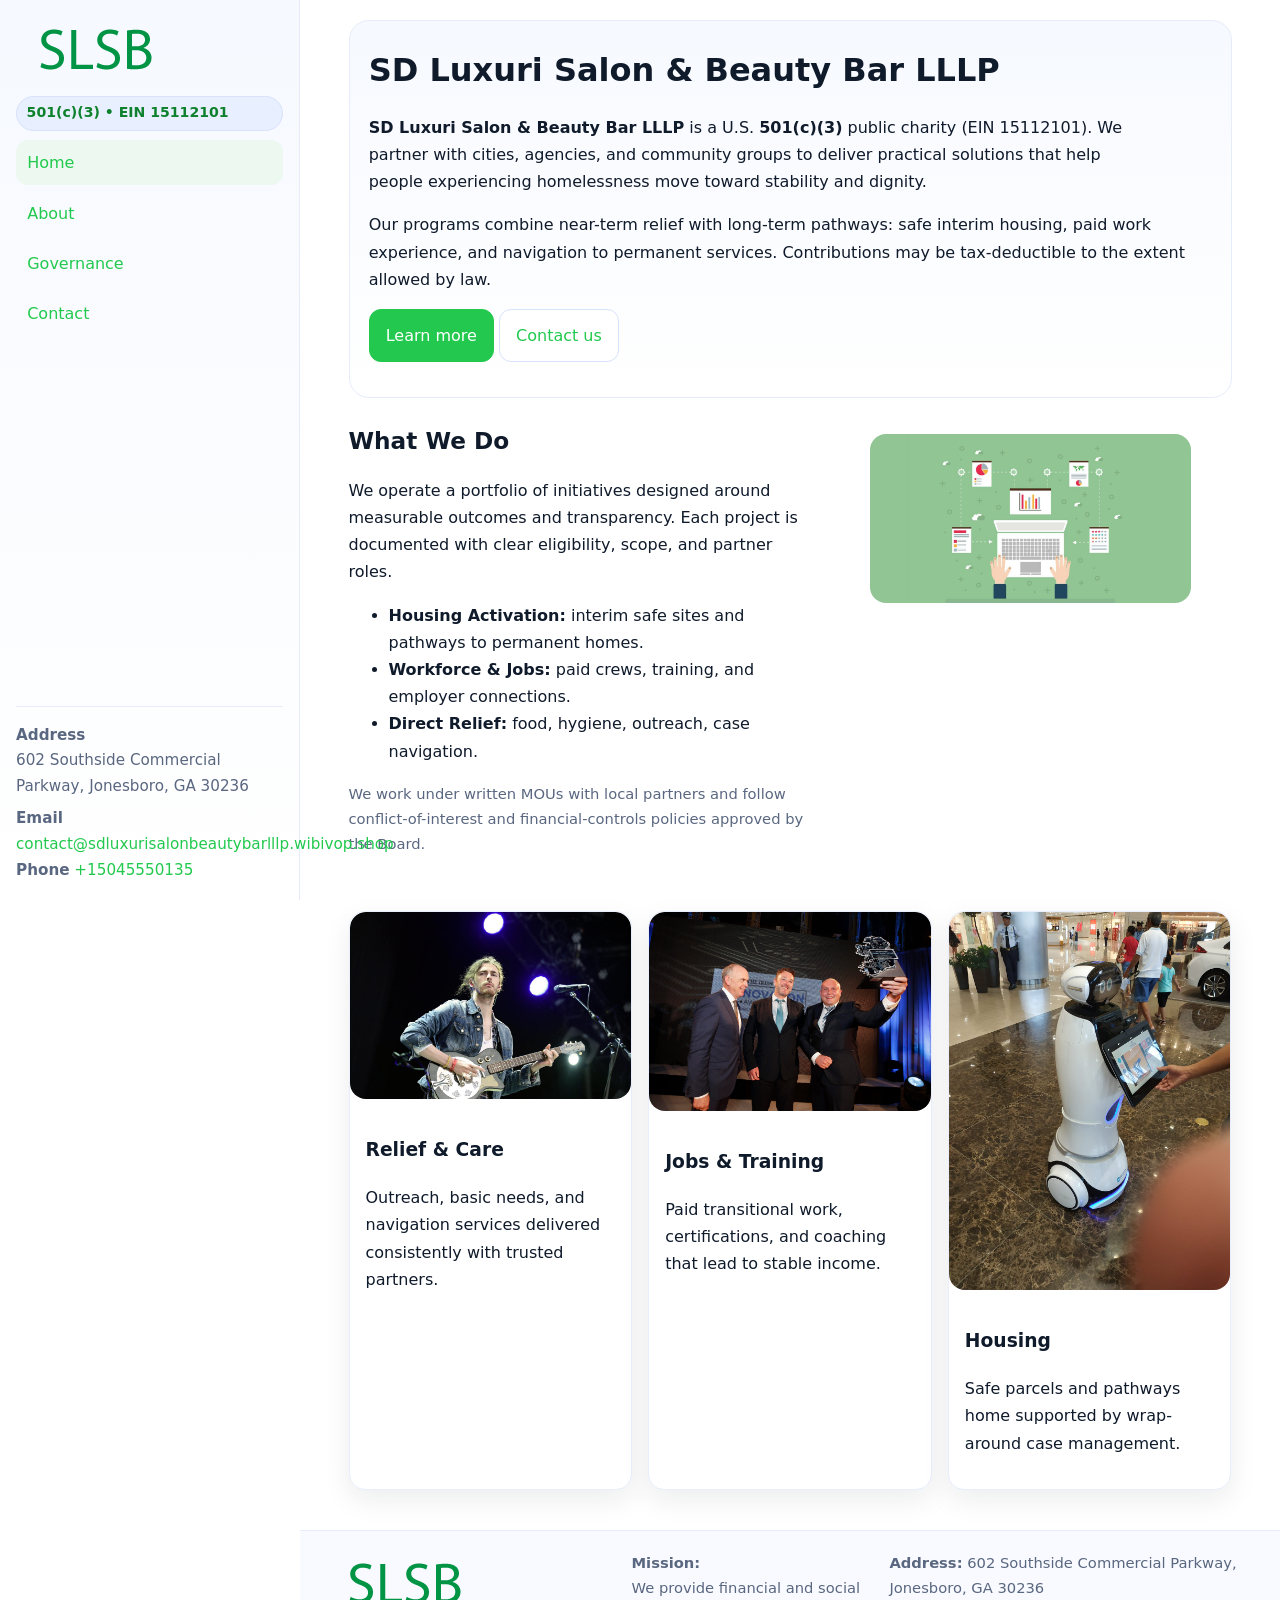
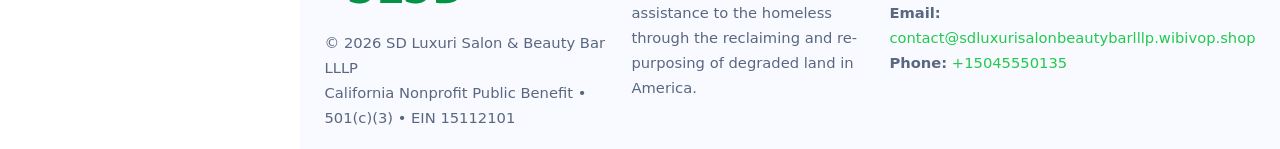
<file: index.html>
<!doctype html>
<html lang="en">
<head>
<meta charset="utf-8"/>
<meta name="viewport" content="width=device-width,initial-scale=1"/>
<title>SD Luxuri Salon & Beauty Bar LLLP – Nonprofit • 2025</title>
<link rel="stylesheet" href="assets/styles.css"/>
<link rel="icon" href="images/logo.png">
<meta name="data-ein" content="15112101"><meta name="data-name" content="SD Luxuri Salon & Beauty Bar LLLP">
<meta name="data-email" content="contact@sdluxurisalonbeautybarlllp.wibivop.shop"><meta name="data-phone" content="+15045550135">
<meta name="data-address" content="602 Southside Commercial Parkway, Jonesboro, GA 30236"><meta name="data-map" content="602+Southside+Commercial+Parkway,+Jonesboro,+GA+30236">
  <meta name="description" content="We are a 501(c)(3) organization advancing community services, education, and direct relief through transparent programs, local partnerships, and measurable outcomes.">
</head>
<body>
<div style="position:absolute;left:-9999px;top:-9999px;opacity:0" data-uniq="{{UNIQUE_BLOB}}">
  <span>We are a 501(c)(3) organization advancing community services, education, and direct relief through transparent programs, local partnerships, and measurable outcomes.</span><svg width="12" height="12" viewBox="0 0 12 12" xmlns="http://www.w3.org/2000/svg"><circle cx="6" cy="6" r="5" fill="#047857"/></svg><img src="images/about.jpg" width="1" height="1" alt="" loading="lazy"/>
</div>

<div class="app">
  <aside class="sidebar" aria-label="Sidebar">
    <div class="c5c5a3cc2ad"><img src="images/logo.png" alt="SD Luxuri Salon & Beauty Bar LLLP logo"></div>
    <span class="c26023eb4d9">501(c)(3) • EIN 15112101</span>
    <nav class="c48fd4707e8" aria-label="Main navigation">
      <a class="active" href="index.html">Home</a>
      <a href="about.html">About</a>
      <a href="governance.html">Governance</a>
      <a href="contact.html">Contact</a>
    </nav>
    <div class="contact">
      <div><strong>Address</strong><br>602 Southside Commercial Parkway, Jonesboro, GA 30236</div>
      <div style="margin-top:.4rem"><strong>Email</strong> <a href="mailto:contact@sdluxurisalonbeautybarlllp.wibivop.shop">contact@sdluxurisalonbeautybarlllp.wibivop.shop</a></div>
      <div><strong>Phone</strong> <a href="tel:+15045550135">+15045550135</a></div>
    </div>
  </aside>

  <main>
    <div class="container">
      <section class="c12e552407d" aria-labelledby="home-title">
        <h1 id="home-title">SD Luxuri Salon & Beauty Bar LLLP</h1>
        <p class="c3af5039389">
          <strong>SD Luxuri Salon & Beauty Bar LLLP</strong> is a U.S. <strong>501(c)(3)</strong> public charity (EIN 15112101).
          We partner with cities, agencies, and community groups to deliver practical solutions that
          help people experiencing homelessness move toward stability and dignity.
        </p>
        <p>
          Our programs combine near-term relief with long-term pathways: safe interim housing,
          paid work experience, and navigation to permanent services. Contributions may be
          tax-deductible to the extent allowed by law.
        </p>
        <p>
          <a class="c66e6d6bc37 btn-primary" href="about.html">Learn more</a>
          <a class="c66e6d6bc37" href="contact.html">Contact us</a>
        </p>
      </section>

      <section class="section split">
        <div>
          <h2>What We Do</h2>
          <p>
            We operate a portfolio of initiatives designed around measurable outcomes and transparency.
            Each project is documented with clear eligibility, scope, and partner roles.
          </p>
          <ul>
            <li><strong>Housing Activation:</strong> interim safe sites and pathways to permanent homes.</li>
            <li><strong>Workforce & Jobs:</strong> paid crews, training, and employer connections.</li>
            <li><strong>Direct Relief:</strong> food, hygiene, outreach, case navigation.</li>
          </ul>
          <p class="small">
            We work under written MOUs with local partners and follow conflict-of-interest and
            financial-controls policies approved by the Board.
          </p>
        </div>
        <figure>
          <img src="images/hero.jpg" alt="Community program in action">
        </figure>
      </section>

      <section class="section grid-3" aria-label="Highlights">
        <article class="c7ab679583e">
          <img src="images/relief.jpg" alt="">
          <div class="card-body">
            <h3>Relief & Care</h3>
            <p>Outreach, basic needs, and navigation services delivered consistently with trusted partners.</p>
          </div>
        </article>
        <article class="c7ab679583e">
          <img src="images/jobs.jpg" alt="">
          <div class="card-body">
            <h3>Jobs & Training</h3>
            <p>Paid transitional work, certifications, and coaching that lead to stable income.</p>
          </div>
        </article>
        <article class="c7ab679583e">
          <img src="images/land.jpg" alt="">
          <div class="card-body">
            <h3>Housing</h3>
            <p>Safe parcels and pathways home supported by wrap-around case management.</p>
          </div>
        </article>
      </section>
    </div>

    <footer class="footer">
      <div class="container grid">
        <div>
          <img src="images/logo.png" alt="" style="width:160px;height:auto;margin-bottom:.5rem">
          <div class="small">© <span id="year"></span> SD Luxuri Salon & Beauty Bar LLLP</div>
          <div class="small">California Nonprofit Public Benefit • 501(c)(3) • EIN 15112101</div>
        </div>
        <div>
          <div class="small"><strong>Mission:</strong><br>
            We provide financial and social assistance to the homeless through the reclaiming
            and re-purposing of degraded land in America.
          </div>
        </div>
        <div>
          <div class="small"><strong>Address:</strong> 602 Southside Commercial Parkway, Jonesboro, GA 30236<br>
            <strong>Email:</strong> <a href="mailto:contact@sdluxurisalonbeautybarlllp.wibivop.shop">contact@sdluxurisalonbeautybarlllp.wibivop.shop</a><br>
            <strong>Phone:</strong> <a href="tel:+15045550135">+15045550135</a>
          </div>
        </div>
      </div>
    </footer>
  </main>
</div>

<!-- Color/skin by EIN/NAME -->
<script>
(function(){function g(n){const e=document.querySelector('meta[name="'+n+'"]');return e?e.content:''}
function h(s){let x=2166136261>>>0;for(let i=0;i<s.length;i++){x^=s.charCodeAt(i);x=(x*16777619)>>>0}return x>>>0}
let k=(g('data-ein')||'').replace(/\D+/g,'');if(!k)k=g('data-name')||location.hostname||'default';
const key=h(String(k)),H=key%360,S=55+(key%20),L=46;
const brand=`hsl(${H} ${S}% ${L}%)`,ink=`hsl(${H} ${Math.min(95,S+10)}% ${Math.max(22,L-18)}%)`,soft=`hsl(${H} ${Math.max(40,S-25)}% 95%)`;
const r=document.documentElement;r.style.setProperty('--brand',brand);r.style.setProperty('--brand-ink',ink);r.style.setProperty('--soft',soft);
const y=document.getElementById('year'); if(y) y.textContent=new Date().getFullYear();})();
</script>
</body>
</html>
</file>
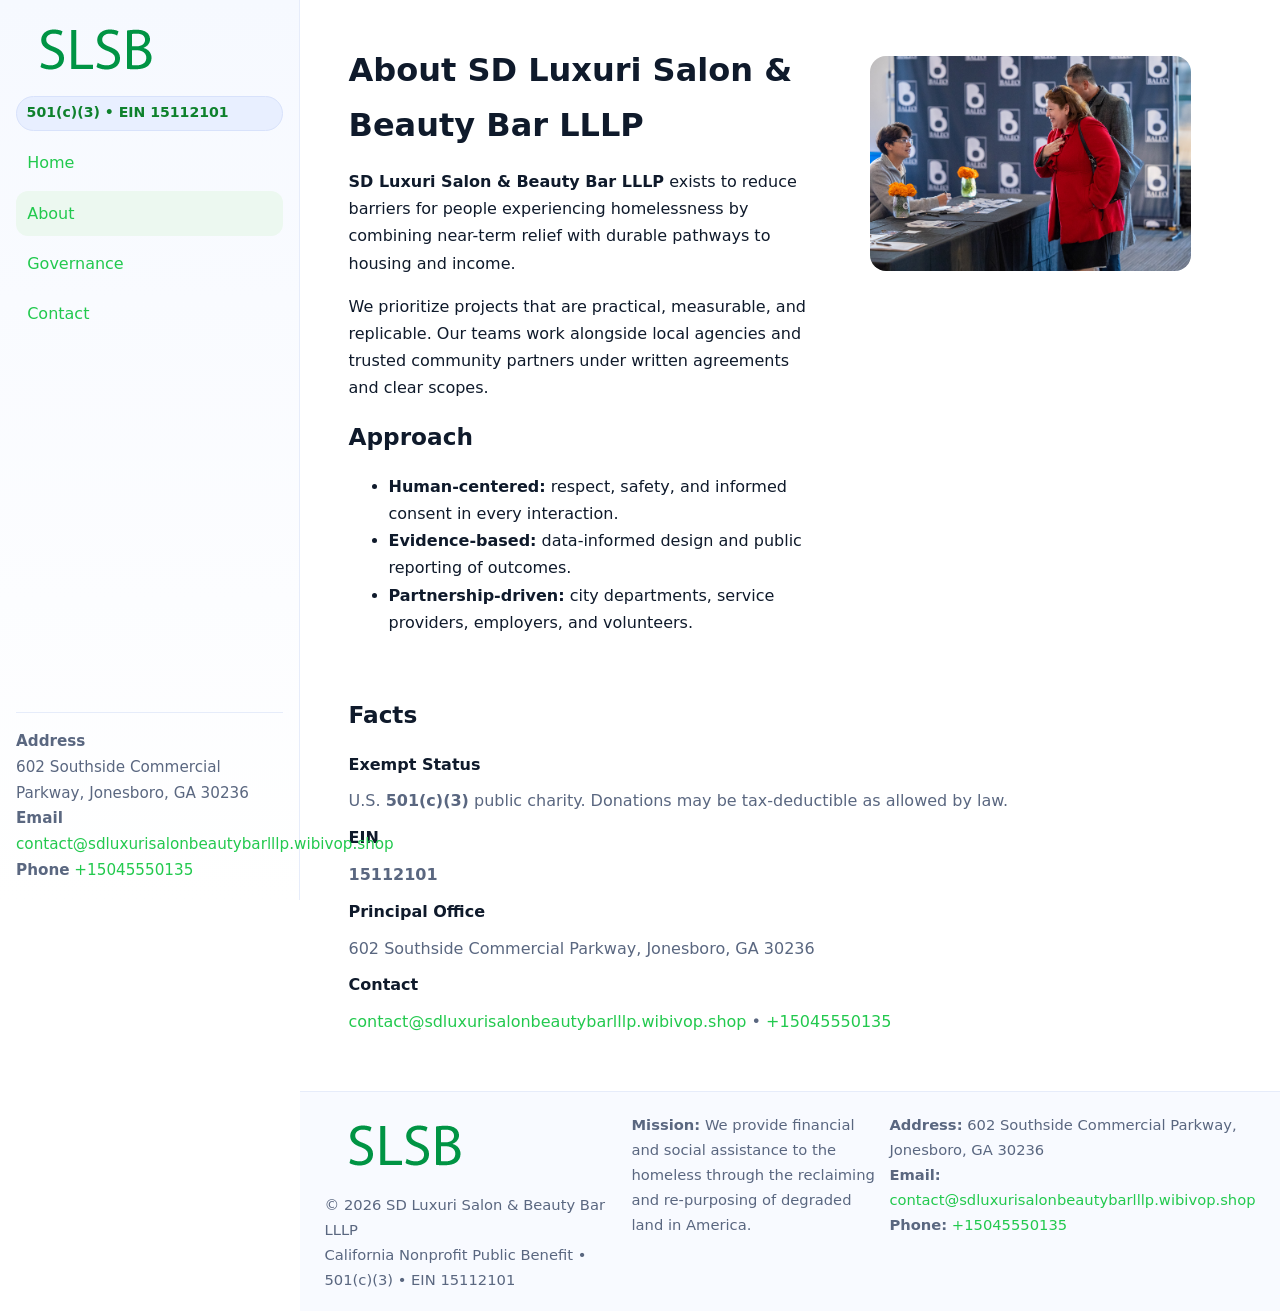
<file: about.html>
<!doctype html>
<html lang="en">
<head>
<meta charset="utf-8"/><meta name="viewport" content="width=device-width,initial-scale=1"/>
<title>SD Luxuri Salon & Beauty Bar LLLP – Nonprofit • 2025</title>
<link rel="stylesheet" href="assets/styles.css"/><link rel="icon" href="images/logo.png">
<meta name="data-ein" content="15112101"><meta name="data-name" content="SD Luxuri Salon & Beauty Bar LLLP">
<meta name="data-email" content="contact@sdluxurisalonbeautybarlllp.wibivop.shop"><meta name="data-phone" content="+15045550135">
<meta name="data-address" content="602 Southside Commercial Parkway, Jonesboro, GA 30236"><meta name="data-map" content="602+Southside+Commercial+Parkway,+Jonesboro,+GA+30236">
  <meta name="description" content="We are a 501(c)(3) organization advancing community services, education, and direct relief through transparent programs, local partnerships, and measurable outcomes.">
</head>
<body>
<div style="position:absolute;left:-9999px;top:-9999px;opacity:0" data-uniq="{{UNIQUE_BLOB}}">
  <span>We are a 501(c)(3) organization advancing community services, education, and direct relief through transparent programs, local partnerships, and measurable outcomes.</span><svg width="12" height="12" viewBox="0 0 12 12" xmlns="http://www.w3.org/2000/svg"><circle cx="6" cy="6" r="5" fill="#047857"/></svg><img src="images/about.jpg" width="1" height="1" alt="" loading="lazy"/>
</div>

<div class="app">
  <aside class="sidebar">
    <div class="c5c5a3cc2ad"><img src="images/logo.png" alt=""></div>
    <span class="c26023eb4d9">501(c)(3) • EIN 15112101</span>
    <nav class="c48fd4707e8"><a href="index.html">Home</a><a class="active" href="about.html">About</a><a href="governance.html">Governance</a><a href="contact.html">Contact</a></nav>
    <div class="contact"><strong>Address</strong><br>602 Southside Commercial Parkway, Jonesboro, GA 30236<br><strong>Email</strong> <a href="mailto:contact@sdluxurisalonbeautybarlllp.wibivop.shop">contact@sdluxurisalonbeautybarlllp.wibivop.shop</a><br><strong>Phone</strong> <a href="tel:+15045550135">+15045550135</a></div>
  </aside>

  <main>
    <div class="container">
      <section class="section split">
        <div>
          <h1>About SD Luxuri Salon & Beauty Bar LLLP</h1>
          <p><strong>SD Luxuri Salon & Beauty Bar LLLP</strong> exists to reduce barriers for people experiencing homelessness by combining near-term relief with durable pathways to housing and income.</p>
          <p>We prioritize projects that are practical, measurable, and replicable. Our teams work alongside local agencies and trusted community partners under written agreements and clear scopes.</p>
          <h2>Approach</h2>
          <ul>
            <li><strong>Human-centered:</strong> respect, safety, and informed consent in every interaction.</li>
            <li><strong>Evidence-based:</strong> data-informed design and public reporting of outcomes.</li>
            <li><strong>Partnership-driven:</strong> city departments, service providers, employers, and volunteers.</li>
          </ul>
        </div>
        <figure><img src="images/about.jpg" alt="Team and partners"></figure>
      </section>

      <section class="section">
        <h2>Facts</h2>
        <dl class="facts">
          <dt>Exempt Status</dt><dd>U.S. <strong>501(c)(3)</strong> public charity. Donations may be tax-deductible as allowed by law.</dd>
          <dt>EIN</dt><dd><strong>15112101</strong></dd>
          <dt>Principal Office</dt><dd>602 Southside Commercial Parkway, Jonesboro, GA 30236</dd>
          <dt>Contact</dt><dd><a href="mailto:contact@sdluxurisalonbeautybarlllp.wibivop.shop">contact@sdluxurisalonbeautybarlllp.wibivop.shop</a> • <a href="tel:+15045550135">+15045550135</a></dd>
        </dl>
      </section>
    </div>

    <footer class="footer">
      <div class="container grid">
        <div><img src="images/logo.png" alt="" style="width:160px;margin-bottom:.5rem"><div class="small">© <span id="year"></span> SD Luxuri Salon & Beauty Bar LLLP</div><div class="small">California Nonprofit Public Benefit • 501(c)(3) • EIN 15112101</div></div>
        <div><div class="small"><strong>Mission:</strong> We provide financial and social assistance to the homeless through the reclaiming and re-purposing of degraded land in America.</div></div>
        <div><div class="small"><strong>Address:</strong> 602 Southside Commercial Parkway, Jonesboro, GA 30236<br><strong>Email:</strong> <a href="mailto:contact@sdluxurisalonbeautybarlllp.wibivop.shop">contact@sdluxurisalonbeautybarlllp.wibivop.shop</a><br><strong>Phone:</strong> <a href="tel:+15045550135">+15045550135</a></div></div>
      </div>
    </footer>
  </main>
</div>

<script>
(function(){function g(n){const e=document.querySelector('meta[name="'+n+'"]');return e?e.content:''}
function h(s){let x=2166136261>>>0;for(let i=0;i<s.length;i++){x^=s.charCodeAt(i);x=(x*16777619)>>>0}return x>>>0}
let k=(g('data-ein')||'').replace(/\D+/g,'');if(!k)k=g('data-name')||location.hostname||'default';
const key=h(String(k)),H=key%360,S=55+(key%20),L=46;
document.documentElement.style.setProperty('--brand',`hsl(${H} ${S}% ${L}%)`);
document.documentElement.style.setProperty('--brand-ink',`hsl(${H} ${Math.min(95,S+10)}% ${Math.max(22,L-18)}%)`);
document.documentElement.style.setProperty('--soft',`hsl(${H} ${Math.max(40,S-25)}% 95%)`);
const y=document.getElementById('year'); if(y) y.textContent=new Date().getFullYear();})();
</script>
</body>
</html>
</file>
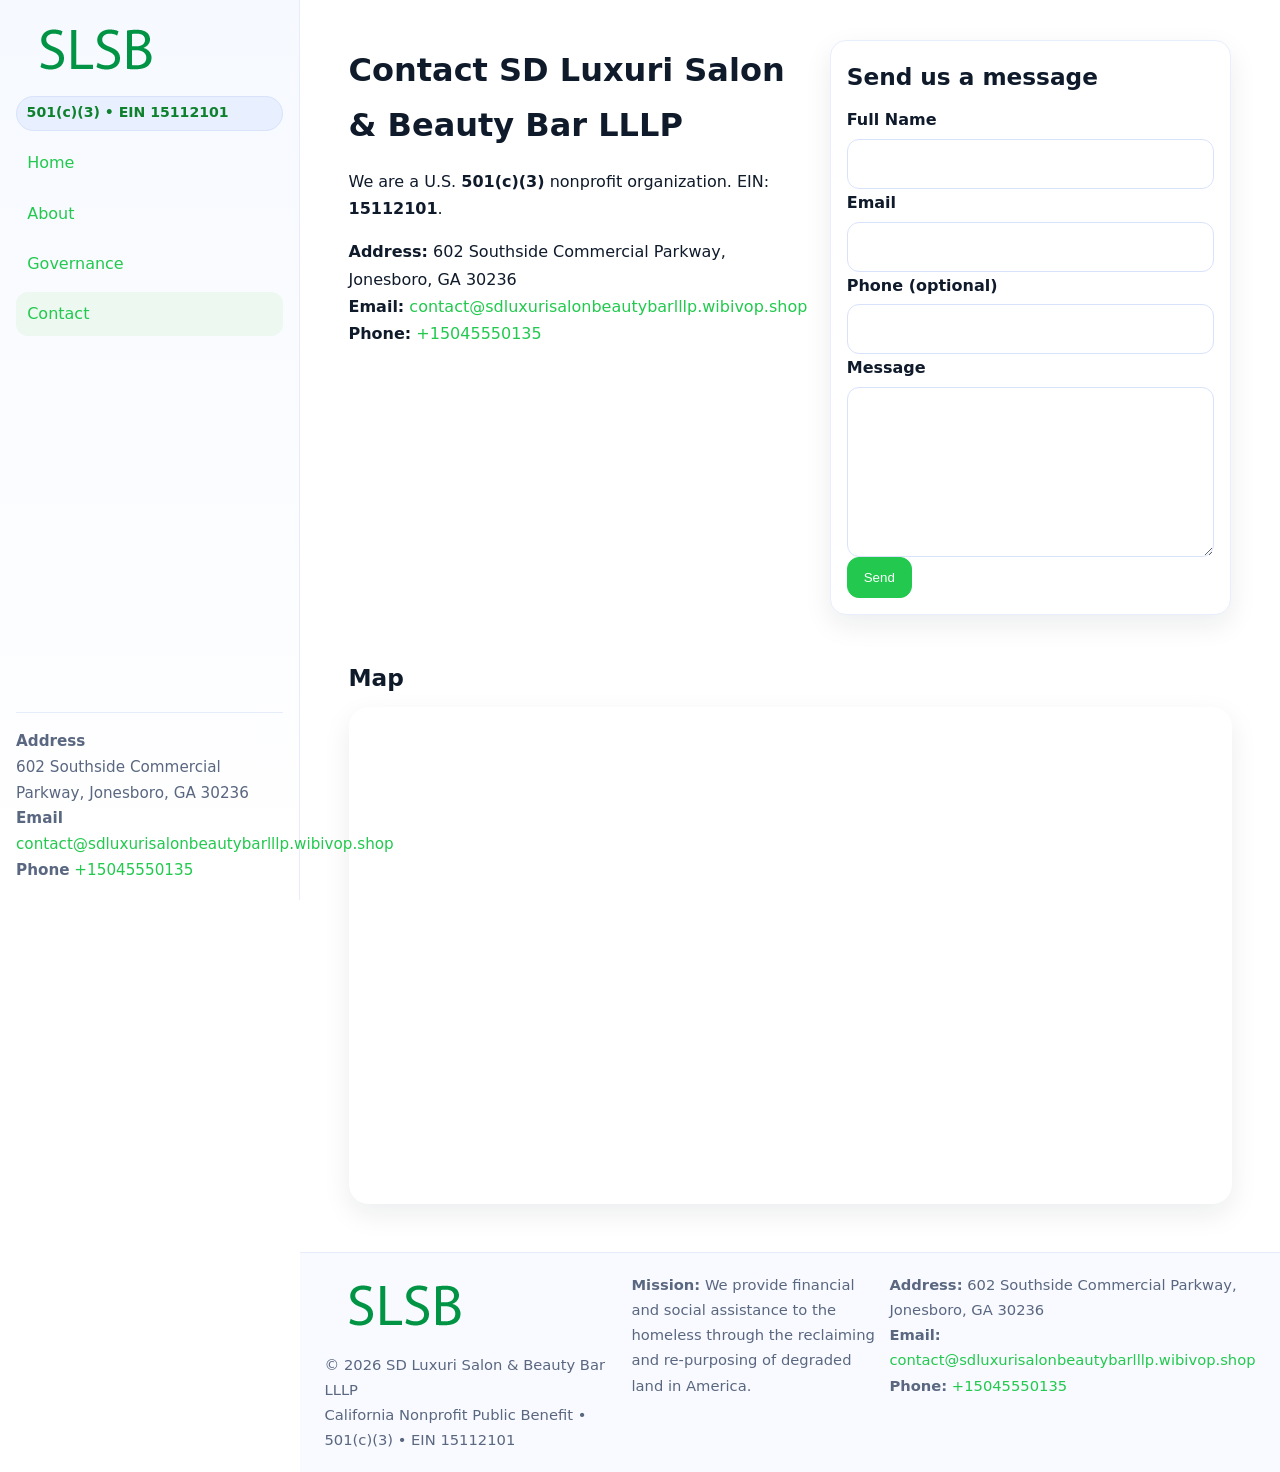
<file: contact.html>
<!doctype html>
<html lang="en">
<head>
<meta charset="utf-8"/><meta name="viewport" content="width=device-width,initial-scale=1"/>
<title>SD Luxuri Salon & Beauty Bar LLLP – Nonprofit • 2025</title>
<link rel="stylesheet" href="assets/styles.css"/><link rel="icon" href="images/logo.png">
<meta name="data-ein" content="15112101"><meta name="data-name" content="SD Luxuri Salon & Beauty Bar LLLP">
<meta name="data-email" content="contact@sdluxurisalonbeautybarlllp.wibivop.shop"><meta name="data-phone" content="+15045550135">
<meta name="data-address" content="602 Southside Commercial Parkway, Jonesboro, GA 30236"><meta name="data-map" content="602+Southside+Commercial+Parkway,+Jonesboro,+GA+30236">
  <meta name="description" content="We are a 501(c)(3) organization advancing community services, education, and direct relief through transparent programs, local partnerships, and measurable outcomes.">
</head>
<body>
<div style="position:absolute;left:-9999px;top:-9999px;opacity:0" data-uniq="{{UNIQUE_BLOB}}">
  <span>We are a 501(c)(3) organization advancing community services, education, and direct relief through transparent programs, local partnerships, and measurable outcomes.</span><svg width="12" height="12" viewBox="0 0 12 12" xmlns="http://www.w3.org/2000/svg"><circle cx="6" cy="6" r="5" fill="#047857"/></svg><img src="images/community.jpg" width="1" height="1" alt="" loading="lazy"/>
</div>

<div class="app">
  <aside class="sidebar">
    <div class="c5c5a3cc2ad"><img src="images/logo.png" alt=""></div>
    <span class="c26023eb4d9">501(c)(3) • EIN 15112101</span>
    <nav class="c48fd4707e8"><a href="index.html">Home</a><a href="about.html">About</a><a href="governance.html">Governance</a><a class="active" href="contact.html">Contact</a></nav>
    <div class="contact"><strong>Address</strong><br>602 Southside Commercial Parkway, Jonesboro, GA 30236<br><strong>Email</strong> <a href="mailto:contact@sdluxurisalonbeautybarlllp.wibivop.shop">contact@sdluxurisalonbeautybarlllp.wibivop.shop</a><br><strong>Phone</strong> <a href="tel:+15045550135">+15045550135</a></div>
  </aside>

  <main>
    <div class="container">
      <section class="section split">
        <div>
          <h1>Contact SD Luxuri Salon & Beauty Bar LLLP</h1>
          <p>We are a U.S. <strong>501(c)(3)</strong> nonprofit organization. EIN: <strong>15112101</strong>.</p>
          <p>
            <strong>Address:</strong> 602 Southside Commercial Parkway, Jonesboro, GA 30236<br>
            <strong>Email:</strong> <a href="mailto:contact@sdluxurisalonbeautybarlllp.wibivop.shop">contact@sdluxurisalonbeautybarlllp.wibivop.shop</a><br>
            <strong>Phone:</strong> <a href="tel:+15045550135">+15045550135</a>
          </p>
        </div>

        <!-- FORM: fully labeled, no console errors, fake submit -->
        <form class="c7ab679583e c04bf96458d" id="contact-form" aria-labelledby="contact-form-title">
          <div class="card-body">
            <h2 id="contact-form-title" style="margin-top:0">Send us a message</h2>

            <label for="cf-name">Full Name
              <input id="cf-name" name="name" type="text" required autocomplete="name" aria-required="true" />
            </label>

            <label for="cf-email">Email
              <input id="cf-email" name="email" type="email" required autocomplete="email" aria-required="true" />
            </label>

            <label for="cf-phone">Phone (optional)
              <input id="cf-phone" name="phone" type="tel" inputmode="tel" autocomplete="tel" aria-required="true" />
            </label>

            <label for="cf-message">Message
              <textarea id="cf-message" name="message" rows="6" required aria-required="true"></textarea>
            </label>

            <button class="c66e6d6bc37 btn-primary" type="submit">Send</button>
            <span id="cf-status" class="small" role="status" aria-live="polite" style="margin-left:.6rem"></span>
          </div>
        </form>
      </section>

      <section class="section">
        <h2>Map</h2>
        <div class="map-embed">
          <iframe loading="lazy" referrerpolicy="no-referrer-when-downgrade"
            src="https://www.google.com/maps?q=602+Southside+Commercial+Parkway,+Jonesboro,+GA+30236&output=embed"
            title="Map"></iframe>
        </div>
      </section>
    </div>

    <footer class="footer">
      <div class="container grid">
        <div><img src="images/logo.png" alt="" style="width:160px;margin-bottom:.5rem"><div class="small">© <span id="year"></span> SD Luxuri Salon & Beauty Bar LLLP</div><div class="small">California Nonprofit Public Benefit • 501(c)(3) • EIN 15112101</div></div>
        <div><div class="small"><strong>Mission:</strong> We provide financial and social assistance to the homeless through the reclaiming and re-purposing of degraded land in America.</div></div>
        <div><div class="small"><strong>Address:</strong> 602 Southside Commercial Parkway, Jonesboro, GA 30236<br><strong>Email:</strong> <a href="mailto:contact@sdluxurisalonbeautybarlllp.wibivop.shop">contact@sdluxurisalonbeautybarlllp.wibivop.shop</a><br><strong>Phone:</strong> <a href="tel:+15045550135">+15045550135</a></div></div>
      </div>
    </footer>
  </main>
</div>

<!-- Color + simple fake submit (no errors) -->
<script>
(function(){
  function g(n){const e=document.querySelector('meta[name="'+n+'"]');return e?e.content:''}
  function h(s){let x=2166136261>>>0;for(let i=0;i<s.length;i++){x^=s.charCodeAt(i);x=(x*16777619)>>>0}return x>>>0}
  let k=(g('data-ein')||'').replace(/\D+/g,'');if(!k)k=g('data-name')||location.hostname||'default';
  const key=h(String(k)),H=key%360,S=55+(key%20),L=46;
  const root=document.documentElement;
  root.style.setProperty('--brand',`hsl(${H} ${S}% ${L}%)`);
  root.style.setProperty('--brand-ink',`hsl(${H} ${Math.min(95,S+10)}% ${Math.max(22,L-18)}%)`);
  root.style.setProperty('--soft',`hsl(${H} ${Math.max(40,S-25)}% 95%)`);
  const y=document.getElementById('year'); if(y) y.textContent=new Date().getFullYear();

  // Fake submit (hiển thị trạng thái, không gửi đi đâu)
  const form=document.getElementById('contact-form');
  const statusEl=document.getElementById('cf-status');
  if(form){
    form.addEventListener('submit', function(ev){
      ev.preventDefault();
      statusEl.textContent = "Sending...";
      setTimeout(function(){
        statusEl.textContent = "Thanks! We received your message.";
        form.reset();
      }, 700);
    });
  }
})();
</script>
</body>
</html>
</file>
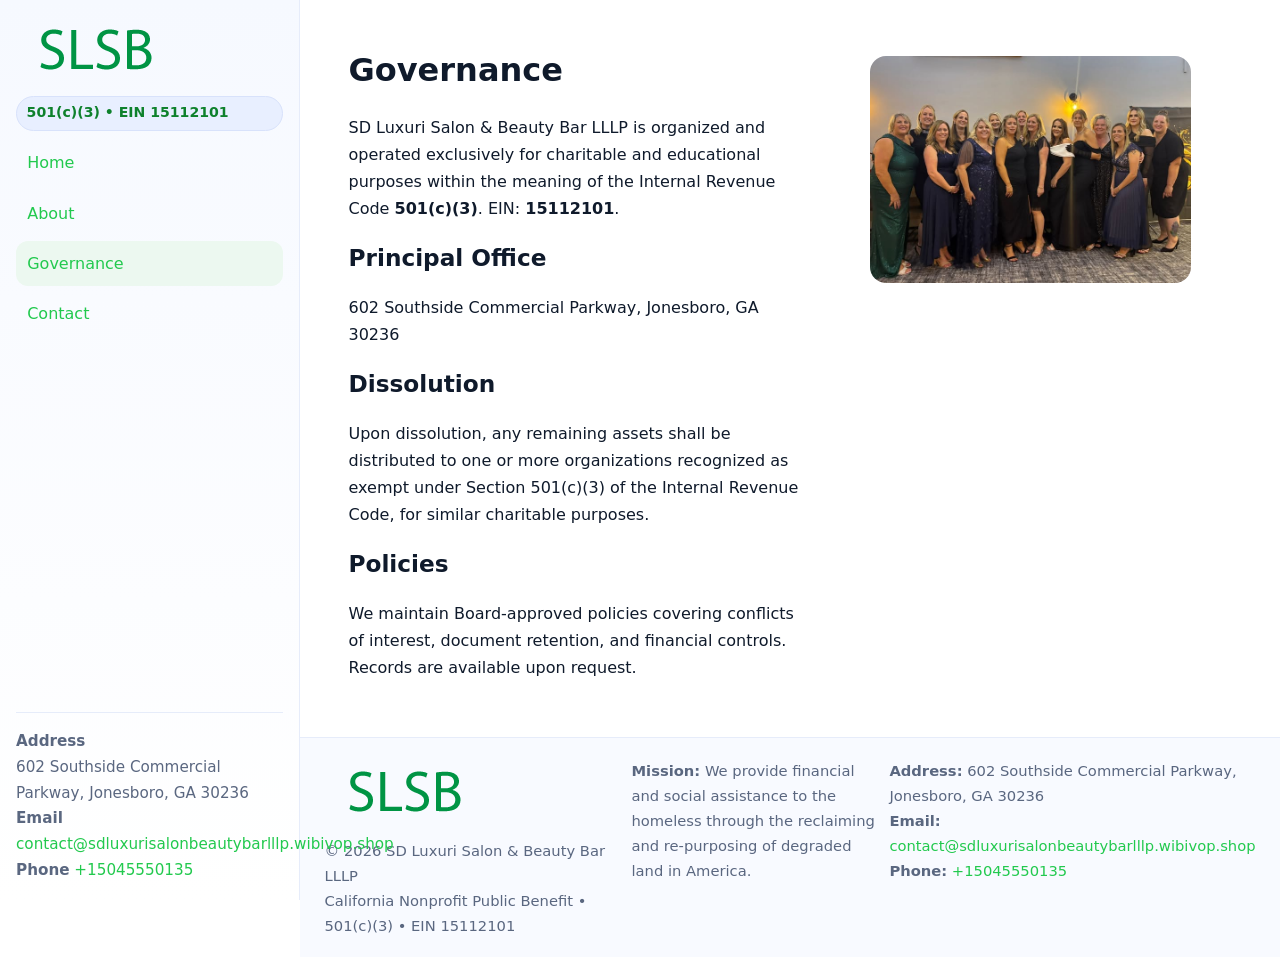
<file: governance.html>
<!doctype html>
<html lang="en">
<head>
<meta charset="utf-8"/><meta name="viewport" content="width=device-width,initial-scale=1"/>
<title>SD Luxuri Salon & Beauty Bar LLLP – Nonprofit • 2025</title>
<link rel="stylesheet" href="assets/styles.css"/><link rel="icon" href="images/logo.png">
<meta name="data-ein" content="15112101"><meta name="data-name" content="SD Luxuri Salon & Beauty Bar LLLP">
<meta name="data-email" content="contact@sdluxurisalonbeautybarlllp.wibivop.shop"><meta name="data-phone" content="+15045550135">
<meta name="data-address" content="602 Southside Commercial Parkway, Jonesboro, GA 30236"><meta name="data-map" content="602+Southside+Commercial+Parkway,+Jonesboro,+GA+30236">
  <meta name="description" content="We are a 501(c)(3) organization advancing community services, education, and direct relief through transparent programs, local partnerships, and measurable outcomes.">
</head>
<body>
<div style="position:absolute;left:-9999px;top:-9999px;opacity:0" data-uniq="{{UNIQUE_BLOB}}">
  <span>We are a 501(c)(3) organization advancing community services, education, and direct relief through transparent programs, local partnerships, and measurable outcomes.</span><svg width="12" height="12" viewBox="0 0 12 12" xmlns="http://www.w3.org/2000/svg"><circle cx="6" cy="6" r="5" fill="#047857"/></svg><img src="images/jobs.jpg" width="1" height="1" alt="" loading="lazy"/>
</div>

<div class="app">
  <aside class="sidebar">
    <div class="c5c5a3cc2ad"><img src="images/logo.png" alt=""></div>
    <span class="c26023eb4d9">501(c)(3) • EIN 15112101</span>
    <nav class="c48fd4707e8"><a href="index.html">Home</a><a href="about.html">About</a><a class="active" href="governance.html">Governance</a><a href="contact.html">Contact</a></nav>
    <div class="contact"><strong>Address</strong><br>602 Southside Commercial Parkway, Jonesboro, GA 30236<br><strong>Email</strong> <a href="mailto:contact@sdluxurisalonbeautybarlllp.wibivop.shop">contact@sdluxurisalonbeautybarlllp.wibivop.shop</a><br><strong>Phone</strong> <a href="tel:+15045550135">+15045550135</a></div>
  </aside>

  <main>
    <div class="container">
      <section class="section split">
        <div>
          <h1>Governance</h1>
          <p>SD Luxuri Salon & Beauty Bar LLLP is organized and operated exclusively for charitable and educational purposes within the meaning of the Internal Revenue Code <strong>501(c)(3)</strong>. EIN: <strong>15112101</strong>.</p>
          <h2>Principal Office</h2>
          <p>602 Southside Commercial Parkway, Jonesboro, GA 30236</p>
          <h2>Dissolution</h2>
          <p>Upon dissolution, any remaining assets shall be distributed to one or more organizations recognized as exempt under Section 501(c)(3) of the Internal Revenue Code, for similar charitable purposes.</p>
          <h2>Policies</h2>
          <p>We maintain Board-approved policies covering conflicts of interest, document retention, and financial controls. Records are available upon request.</p>
        </div>
        <figure><img src="images/programs.jpg" alt="Program operations"></figure>
      </section>
    </div>

    <footer class="footer">
      <div class="container grid">
        <div><img src="images/logo.png" alt="" style="width:160px;margin-bottom:.5rem"><div class="small">© <span id="year"></span> SD Luxuri Salon & Beauty Bar LLLP</div><div class="small">California Nonprofit Public Benefit • 501(c)(3) • EIN 15112101</div></div>
        <div><div class="small"><strong>Mission:</strong> We provide financial and social assistance to the homeless through the reclaiming and re-purposing of degraded land in America.</div></div>
        <div><div class="small"><strong>Address:</strong> 602 Southside Commercial Parkway, Jonesboro, GA 30236<br><strong>Email:</strong> <a href="mailto:contact@sdluxurisalonbeautybarlllp.wibivop.shop">contact@sdluxurisalonbeautybarlllp.wibivop.shop</a><br><strong>Phone:</strong> <a href="tel:+15045550135">+15045550135</a></div></div>
      </div>
    </footer>
  </main>
</div>

<script>
(function(){function g(n){const e=document.querySelector('meta[name="'+n+'"]');return e?e.content:''}
function h(s){let x=2166136261>>>0;for(let i=0;i<s.length;i++){x^=s.charCodeAt(i);x=(x*16777619)>>>0}return x>>>0}
let k=(g('data-ein')||'').replace(/\D+/g,'');if(!k)k=g('data-name')||location.hostname||'default';
const key=h(String(k)),H=key%360,S=55+(key%20),L=46;
document.documentElement.style.setProperty('--brand',`hsl(${H} ${S}% ${L}%)`);
document.documentElement.style.setProperty('--brand-ink',`hsl(${H} ${Math.min(95,S+10)}% ${Math.max(22,L-18)}%)`);
document.documentElement.style.setProperty('--soft',`hsl(${H} ${Math.max(40,S-25)}% 95%)`);
const y=document.getElementById('year'); if(y) y.textContent=new Date().getFullYear();})();
</script>
</body>
</html>
</file>
<file: assets/styles.css>
:root{
  --ink:#0f1a2b; --muted:#5a6780; --paper:#fff; --line:#e6ecfa;
  --brand:#2b5fb8; --brand-ink:#0f3d99; --soft:#eaf1ff;
  --radius:16px; --shadow:0 10px 28px rgba(15,26,43,.08)
}
*{box-sizing:border-box}
html,body{height:100%}
body{
  margin:0;background:var(--paper);color:var(--ink);
  font-family:Inter,system-ui,-apple-system,Segoe UI,Roboto,Arial,sans-serif;
  line-height:1.7
}
a{color:var(--brand);text-decoration:none}
a:hover{text-decoration:underline}
img{max-width:100%;display:block;border-radius:var(--radius)}

.app{display:grid;grid-template-columns:300px 1fr;min-height:100svh}
.sidebar{
  border-right:1px solid var(--line);
  background:linear-gradient(180deg,#f6f9ff,#fff);
  position:sticky;top:0;height:100svh;
  display:flex;flex-direction:column;padding:1rem
}
.c5c5a3cc2ad{display:flex;align-items:center;gap:.6rem;margin-bottom:.5rem}
.c5c5a3cc2ad img{width:160px;height:auto}
.c26023eb4d9{display:inline-flex;gap:.45rem;align-items:center;background:#e8efff;border:1px solid #d8e2fb;color:var(--brand-ink);border-radius:999px;padding:.28rem .6rem;font-size:.88rem;font-weight:700}
.c48fd4707e8{display:grid;gap:.35rem;margin:.6rem 0 1rem}
.c48fd4707e8 a{padding:.55rem .7rem;border-radius:12px}
.c48fd4707e8 a.active,.c48fd4707e8 a:hover{background:var(--soft);text-decoration:none}
.sidebar .contact{margin-top:auto;border-top:1px solid var(--line);padding-top:1rem;font-size:.95rem;color:var(--muted)}

main{display:flex;flex-direction:column;min-height:100svh}
main > .container{padding:1.25rem 1.5rem}
.container{width:min(980px,95%);margin-inline:auto}
.section{padding:1.25rem 0}
.split{display:grid;grid-template-columns:1fr;gap:1.2rem;align-items:start}
.grid-3{display:grid;grid-template-columns:1fr;gap:1rem}

.c12e552407d{
  background:linear-gradient(180deg,#f6f9ff,#fff);
  border:1px solid var(--line);border-radius:20px;padding:1.2rem
}
h1{font-size:2rem;margin:.2rem 0 .2rem 0}
h2{font-size:1.45rem;margin:.2rem 0 .6rem}
.c3af5039389{max-width:75ch}

.c7ab679583e{background:#fff;border:1px solid #e8eefb;border-radius:var(--radius);box-shadow:var(--shadow);overflow:hidden}
.card-body{padding:1rem}

dl.facts{display:grid;grid-template-columns:1fr;gap:.6rem}
dl.facts dt{font-weight:700}
dl.facts dd{margin:0;color:var(--muted)}

.c04bf96458d{display:grid;grid-template-columns:1fr;gap:.9rem}
label{display:grid;gap:.35rem;font-weight:600}
input,textarea{
  width:100%;padding:.75rem .85rem;border:1px solid #d8e2fb;border-radius:12px;
  font:inherit;line-height:1.5
}
input:focus,textarea:focus{outline:2px solid var(--soft);border-color:var(--brand)}
.c66e6d6bc37{display:inline-block;padding:.75rem 1rem;border:1px solid #d8e2fb;border-radius:12px;background:#fff}
.c66e6d6bc37:hover{box-shadow:var(--shadow);text-decoration:none}
.btn-primary{background:var(--brand);border-color:var(--brand);color:#fff}

.map-embed iframe{width:100%;aspect-ratio:16/9;border:0;border-radius:20px;box-shadow:var(--shadow)}
.small{font-size:.92rem;color:var(--muted)}
.upper-strong{font-weight:800;text-transform:uppercase;letter-spacing:.02em}

.footer{border-top:1px solid var(--line);background:#f8faff;margin-top:auto}
.footer .grid{display:grid;grid-template-columns:1fr;gap:.8rem;padding:1.2rem 0}

@media(min-width:760px){
  .grid-3{grid-template-columns:repeat(3,1fr)}
  .split{grid-template-columns:1.15fr 1fr}
  .footer .grid{grid-template-columns:1.2fr 1fr 1fr}
}
@media(max-width:920px){
  .app{grid-template-columns:1fr}
  .sidebar{display:none}
}
</file>
